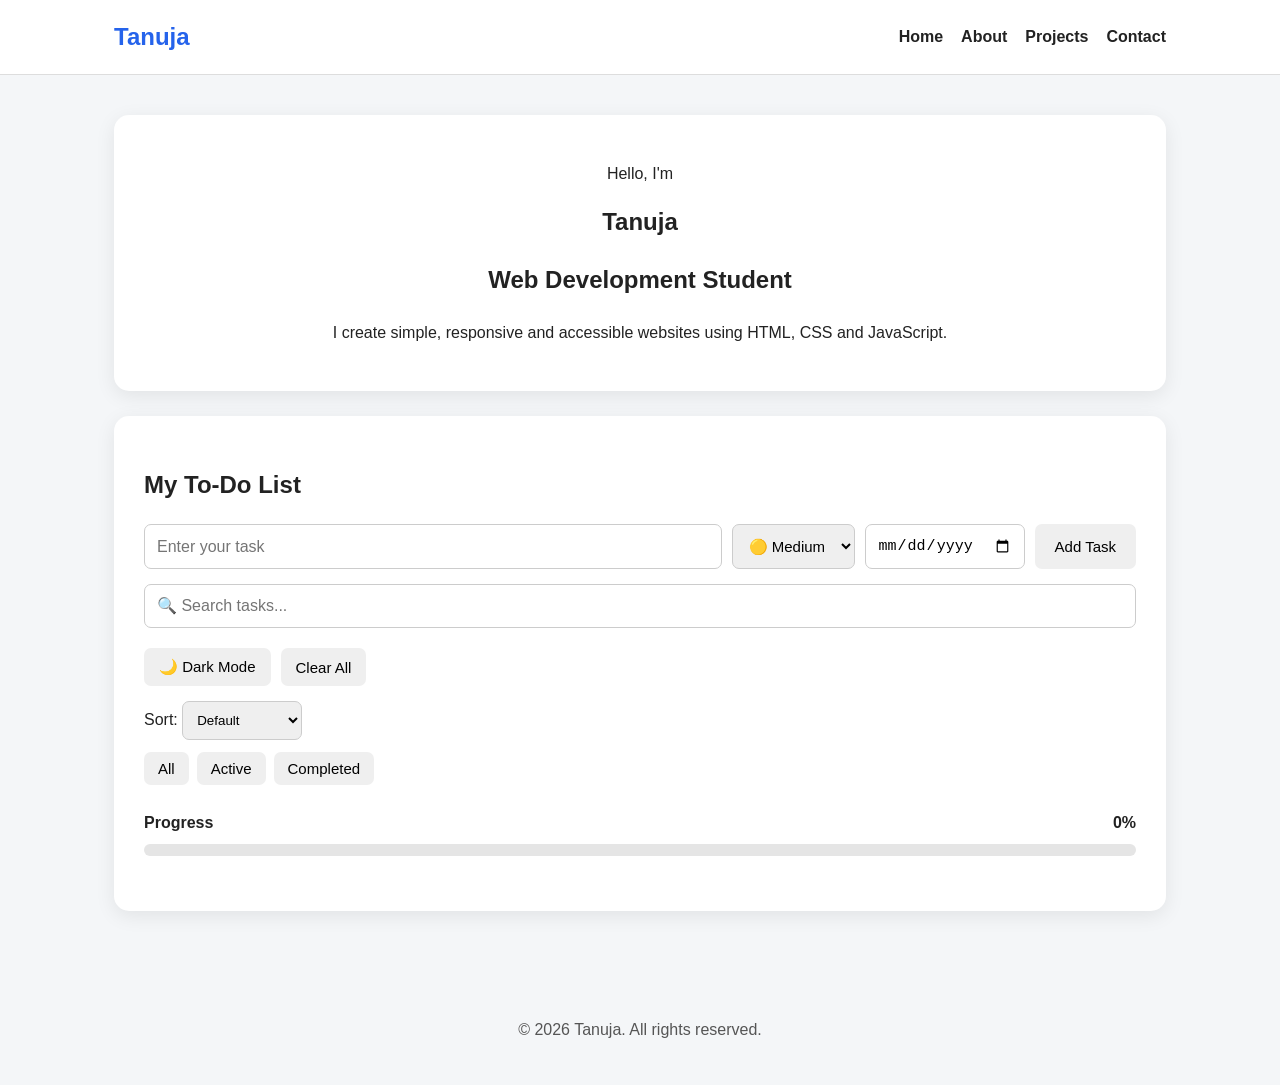
<file: index.html>
<!DOCTYPE html>
<html lang="en">

<head>
    <meta charset="UTF-8">

    <meta
        name="viewport"
        content="width=device-width, initial-scale=1.0"
    >

    <meta
        name="description"
        content="Tanuja's personal portfolio and accessible To-Do List project."
    >

    <meta
        name="keywords"
        content="portfolio, web development, HTML, CSS, JavaScript, To-Do List"
    >

    <meta
        name="author"
        content="Tanuja"
    >

    <title>Tanuja | Web Developer Portfolio</title>

    <link rel="stylesheet" href="style.css">
</head>

<body>

    <!-- Accessibility -->
    <a
        href="#main-content"
        class="skip-link"
    >
        Skip to main content
    </a>


    <!-- HEADER -->

    <header>

        <nav
            aria-label="Main navigation"
            class="navbar"
        >

            <h2 class="logo">
                Tanuja
            </h2>


            <ul class="nav-links">

                <li>
                    <a
                        href="index.html"
                        aria-current="page"
                    >
                        Home
                    </a>
                </li>

                <li>
                    <a href="about.html">
                        About
                    </a>
                </li>

                <li>
                    <a href="projects.html">
                        Projects
                    </a>
                </li>

                <li>
                    <a href="contact.html">
                        Contact
                    </a>
                </li>

            </ul>

        </nav>

    </header>


    <!-- MAIN -->

    <main id="main-content">


        <!-- HERO -->

        <section
            class="hero"
            aria-labelledby="hero-title"
        >

            <p>
                Hello, I'm
            </p>

            <h1 id="hero-title">
                Tanuja
            </h1>

            <h2>
                Web Development Student
            </h2>

            <p>
                I create simple, responsive and
                accessible websites using HTML,
                CSS and JavaScript.
            </p>

        </section>


        <!-- TODO PROJECT -->

        <section
            class="todo-section"
            aria-labelledby="todo-title"
        >

            <h2 id="todo-title">
                My To-Do List
            </h2>


            <!-- Add Task -->

            <div class="input-box">

                <label
                    for="taskInput"
                    class="sr-only"
                >
                    Enter task
                </label>

                <input
                    type="text"
                    id="taskInput"
                    placeholder="Enter your task"
                >


                <label
                    for="prioritySelect"
                    class="sr-only"
                >
                    Select priority
                </label>

                <select id="prioritySelect">

                    <option value="low">
                        🟢 Low
                    </option>

                    <option
                        value="medium"
                        selected
                    >
                        🟡 Medium
                    </option>

                    <option value="high">
                        🔴 High
                    </option>

                </select>


                <label
                    for="dueDate"
                    class="sr-only"
                >
                    Select due date
                </label>

                <input
                    type="date"
                    id="dueDate"
                >


                <button
                    id="addTaskBtn"
                    type="button"
                    aria-label="Add new task"
                >
                    Add Task
                </button>

            </div>


            <!-- Search -->

            <label
                for="searchInput"
                class="sr-only"
            >
                Search tasks
            </label>

            <input
                type="search"
                id="searchInput"
                placeholder="🔍 Search tasks..."
            >


            <!-- Buttons -->

            <div class="controls">

                <button
                    id="darkModeBtn"
                    type="button"
                >
                    🌙 Dark Mode
                </button>


                <button
                    id="clearAllBtn"
                    type="button"
                    aria-label="Delete all tasks"
                >
                    Clear All
                </button>

            </div>


            <!-- Sort -->

            <div class="sort-box">

                <label for="sortSelect">
                    Sort:
                </label>

                <select id="sortSelect">

                    <option value="default">
                        Default
                    </option>

                    <option value="priority">
                        🔥 Priority
                    </option>

                    <option value="date">
                        📅 Due Date
                    </option>

                </select>

            </div>


            <!-- Filters -->

            <div
                class="filters"
                aria-label="Task filters"
            >

                <button
                    type="button"
                    onclick="filterTasks('all')"
                >
                    All
                </button>

                <button
                    type="button"
                    onclick="filterTasks('active')"
                >
                    Active
                </button>

                <button
                    type="button"
                    onclick="filterTasks('completed')"
                >
                    Completed
                </button>

            </div>


            <!-- Progress -->

            <div
                class="progress-box"
                aria-label="Task completion progress"
            >

                <div class="progress-info">

                    <span>
                        Progress
                    </span>

                    <span id="progressText">
                        0%
                    </span>

                </div>


                <div
                    class="progress-bar"
                    role="progressbar"
                    aria-valuemin="0"
                    aria-valuemax="100"
                    aria-valuenow="0"
                >

                    <div id="progressFill"></div>

                </div>

            </div>


            <!-- Task List -->

            <ul
                id="taskList"
                aria-label="Task list"
            ></ul>

        </section>

    </main>


    <!-- FOOTER -->

    <footer>

        <p>
            &copy; 2026 Tanuja. All rights reserved.
        </p>

    </footer>


    <script src="script.js"></script>

</body>

</html>
</file>
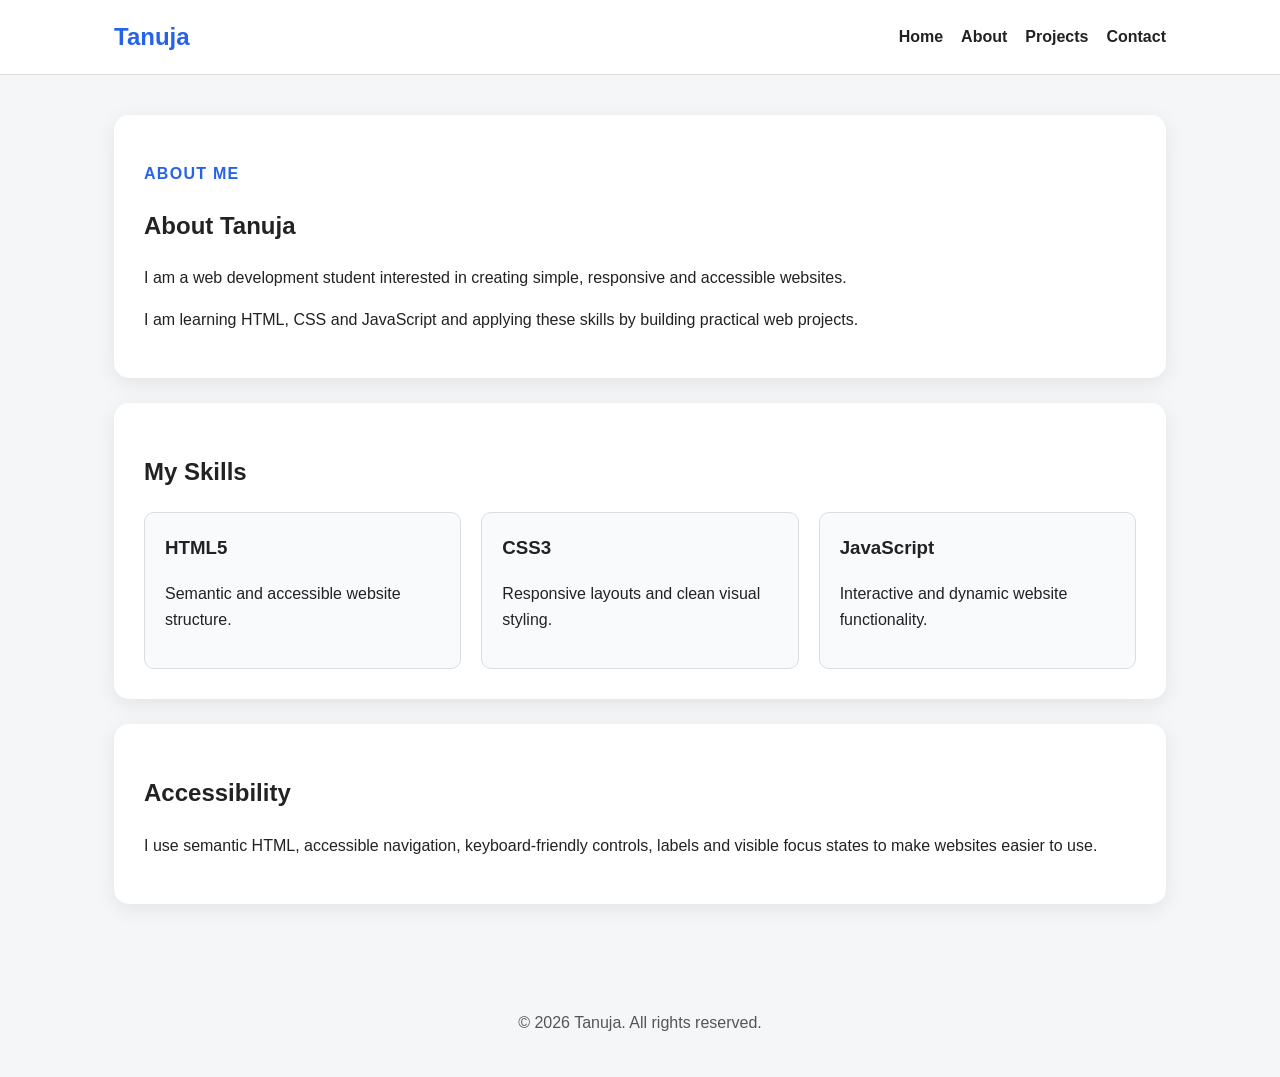
<file: about.html>
<!DOCTYPE html>
<html lang="en">

<head>

    <meta charset="UTF-8">

    <meta
        name="viewport"
        content="width=device-width, initial-scale=1.0"
    >

    <meta
        name="description"
        content="About Tanuja and her web development skills."
    >

    <meta
        name="keywords"
        content="Tanuja, web development, HTML, CSS, JavaScript"
    >

    <meta
        name="author"
        content="Tanuja"
    >

    <title>About | Tanuja Portfolio</title>

    <link rel="stylesheet" href="style.css">

</head>

<body>

    <!-- Skip Navigation -->

    <a
        href="#main-content"
        class="skip-link"
    >
        Skip to main content
    </a>


    <!-- HEADER -->

    <header>

        <nav
            class="navbar"
            aria-label="Main navigation"
        >

            <h2 class="logo">
                Tanuja
            </h2>


            <ul class="nav-links">

                <li>
                    <a href="index.html">
                        Home
                    </a>
                </li>

                <li>
                    <a
                        href="about.html"
                        aria-current="page"
                    >
                        About
                    </a>
                </li>

                <li>
                    <a href="projects.html">
                        Projects
                    </a>
                </li>

                <li>
                    <a href="contact.html">
                        Contact
                    </a>
                </li>

            </ul>

        </nav>

    </header>


    <!-- MAIN CONTENT -->

    <main id="main-content">

        <section
            class="page-section"
            aria-labelledby="about-title"
        >

            <p class="eyebrow">
                About Me
            </p>

            <h1 id="about-title">
                About Tanuja
            </h1>

            <p>
                I am a web development student interested in
                creating simple, responsive and accessible
                websites.
            </p>

            <p>
                I am learning HTML, CSS and JavaScript and
                applying these skills by building practical
                web projects.
            </p>

        </section>


        <!-- SKILLS -->

        <section
            class="page-section"
            aria-labelledby="skills-title"
        >

            <h2 id="skills-title">
                My Skills
            </h2>


            <div class="skills-grid">

                <article class="skill-card">

                    <h3>
                        HTML5
                    </h3>

                    <p>
                        Semantic and accessible website
                        structure.
                    </p>

                </article>


                <article class="skill-card">

                    <h3>
                        CSS3
                    </h3>

                    <p>
                        Responsive layouts and clean
                        visual styling.
                    </p>

                </article>


                <article class="skill-card">

                    <h3>
                        JavaScript
                    </h3>

                    <p>
                        Interactive and dynamic website
                        functionality.
                    </p>

                </article>

            </div>

        </section>


        <!-- ACCESSIBILITY -->

        <section
            class="page-section"
            aria-labelledby="accessibility-title"
        >

            <h2 id="accessibility-title">
                Accessibility
            </h2>

            <p>
                I use semantic HTML, accessible navigation,
                keyboard-friendly controls, labels and
                visible focus states to make websites easier
                to use.
            </p>

        </section>

    </main>


    <!-- FOOTER -->

    <footer>

        <p>
            &copy; 2026 Tanuja. All rights reserved.
        </p>

    </footer>


    <script src="script.js"></script>

</body>

</html>
</file>
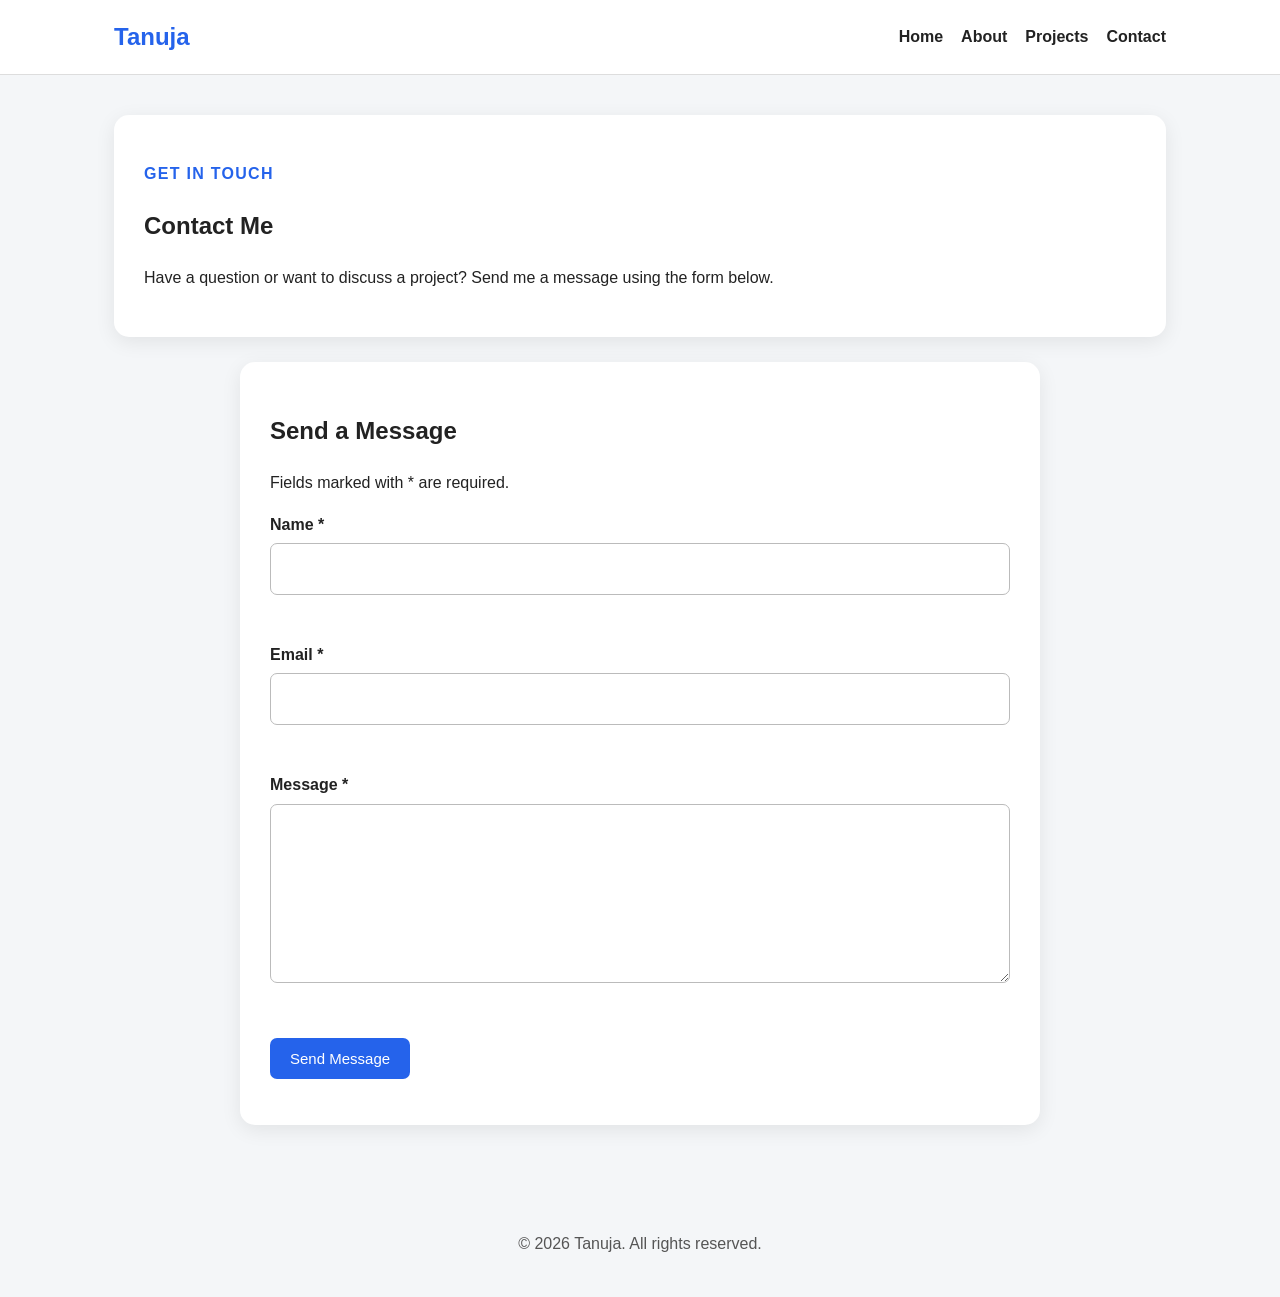
<file: contact.html>
<!DOCTYPE html>
<html lang="en">

<head>

    <meta charset="UTF-8">

    <meta
        name="viewport"
        content="width=device-width, initial-scale=1.0"
    >

    <meta
        name="description"
        content="Contact Tanuja through her accessible personal portfolio contact form."
    >

    <meta
        name="keywords"
        content="contact Tanuja, portfolio, web developer, contact form"
    >

    <meta
        name="author"
        content="Tanuja"
    >

    <title>Contact | Tanuja Portfolio</title>

    <link rel="stylesheet" href="style.css">

</head>

<body>

    <!-- Skip Navigation -->

    <a
        href="#main-content"
        class="skip-link"
    >
        Skip to main content
    </a>


    <!-- HEADER -->

    <header>

        <nav
            class="navbar"
            aria-label="Main navigation"
        >

            <h2 class="logo">
                Tanuja
            </h2>


            <ul class="nav-links">

                <li>
                    <a href="index.html">
                        Home
                    </a>
                </li>

                <li>
                    <a href="about.html">
                        About
                    </a>
                </li>

                <li>
                    <a href="projects.html">
                        Projects
                    </a>
                </li>

                <li>
                    <a
                        href="contact.html"
                        aria-current="page"
                    >
                        Contact
                    </a>
                </li>

            </ul>

        </nav>

    </header>


    <!-- MAIN -->

    <main id="main-content">

        <section
            class="page-section"
            aria-labelledby="contact-title"
        >

            <p class="eyebrow">
                Get In Touch
            </p>

            <h1 id="contact-title">
                Contact Me
            </h1>

            <p>
                Have a question or want to discuss a project?
                Send me a message using the form below.
            </p>

        </section>


        <!-- CONTACT FORM -->

        <section
            class="contact-section"
            aria-labelledby="form-title"
        >

            <h2 id="form-title">
                Send a Message
            </h2>

            <p id="form-help">
                Fields marked with
                <span aria-hidden="true">*</span>
                are required.
            </p>


            <form
                id="contactForm"
                novalidate
                aria-describedby="form-help"
            >


                <!-- NAME -->

                <div class="form-group">

                    <label for="name">
                        Name
                        <span aria-hidden="true">*</span>
                    </label>

                    <input
                        type="text"
                        id="name"
                        name="name"
                        autocomplete="name"
                        required
                        aria-required="true"
                        aria-describedby="name-error"
                    >

                    <p
                        id="name-error"
                        class="error-message"
                        aria-live="polite"
                    ></p>

                </div>


                <!-- EMAIL -->

                <div class="form-group">

                    <label for="email">
                        Email
                        <span aria-hidden="true">*</span>
                    </label>

                    <input
                        type="email"
                        id="email"
                        name="email"
                        autocomplete="email"
                        required
                        aria-required="true"
                        aria-describedby="email-error"
                    >

                    <p
                        id="email-error"
                        class="error-message"
                        aria-live="polite"
                    ></p>

                </div>


                <!-- MESSAGE -->

                <div class="form-group">

                    <label for="message">
                        Message
                        <span aria-hidden="true">*</span>
                    </label>

                    <textarea
                        id="message"
                        name="message"
                        rows="6"
                        required
                        aria-required="true"
                        aria-describedby="message-error"
                    ></textarea>

                    <p
                        id="message-error"
                        class="error-message"
                        aria-live="polite"
                    ></p>

                </div>


                <!-- SUBMIT -->

                <button
                    type="submit"
                    class="submit-btn"
                    aria-label="Send contact form"
                >
                    Send Message
                </button>


                <p
                    id="form-status"
                    role="status"
                    aria-live="polite"
                ></p>

            </form>

        </section>

    </main>


    <!-- FOOTER -->

    <footer>

        <p>
            &copy; 2026 Tanuja. All rights reserved.
        </p>

    </footer>


    <script src="script.js"></script>

</body>

</html>
</file>
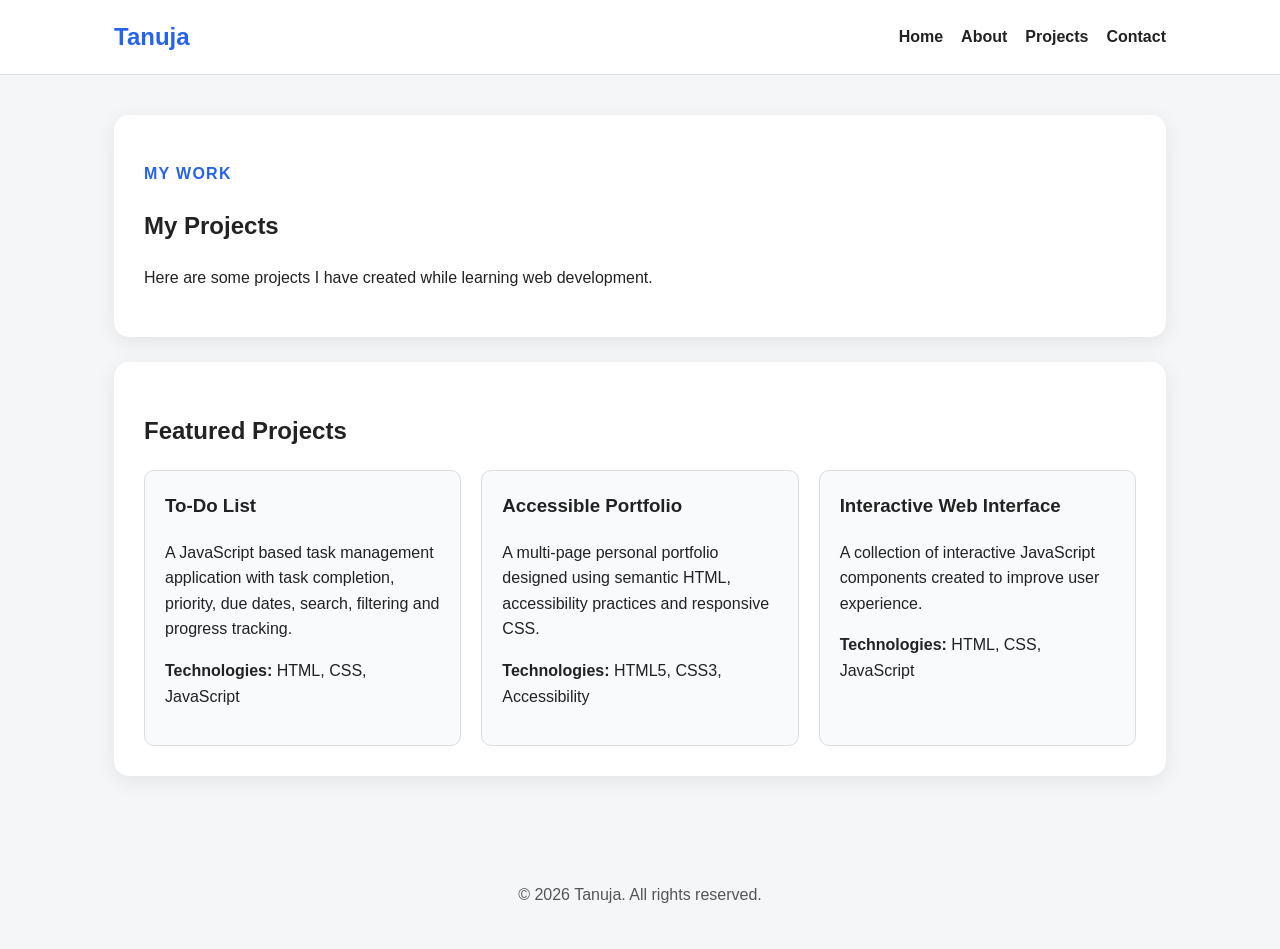
<file: projects.html>
<!DOCTYPE html>
<html lang="en">

<head>

    <meta charset="UTF-8">

    <meta
        name="viewport"
        content="width=device-width, initial-scale=1.0"
    >

    <meta
        name="description"
        content="View Tanuja's web development projects."
    >

    <meta
        name="keywords"
        content="Tanuja projects, web development, HTML, CSS, JavaScript, To-Do List"
    >

    <meta
        name="author"
        content="Tanuja"
    >

    <title>Projects | Tanuja Portfolio</title>

    <link rel="stylesheet" href="style.css">

</head>

<body>

    <!-- Skip Navigation -->

    <a
        href="#main-content"
        class="skip-link"
    >
        Skip to main content
    </a>


    <!-- HEADER -->

    <header>

        <nav
            class="navbar"
            aria-label="Main navigation"
        >

            <h2 class="logo">
                Tanuja
            </h2>


            <ul class="nav-links">

                <li>
                    <a href="index.html">
                        Home
                    </a>
                </li>

                <li>
                    <a href="about.html">
                        About
                    </a>
                </li>

                <li>
                    <a
                        href="projects.html"
                        aria-current="page"
                    >
                        Projects
                    </a>
                </li>

                <li>
                    <a href="contact.html">
                        Contact
                    </a>
                </li>

            </ul>

        </nav>

    </header>


    <!-- MAIN -->

    <main id="main-content">

        <section
            class="page-section"
            aria-labelledby="projects-title"
        >

            <p class="eyebrow">
                My Work
            </p>

            <h1 id="projects-title">
                My Projects
            </h1>

            <p>
                Here are some projects I have created while
                learning web development.
            </p>

        </section>


        <!-- PROJECTS -->

        <section
            class="page-section"
            aria-labelledby="project-list-title"
        >

            <h2 id="project-list-title">
                Featured Projects
            </h2>


            <div class="projects-grid">


                <!-- PROJECT 1 -->

                <article class="project-card">

                    <h3>
                        To-Do List
                    </h3>

                    <p>
                        A JavaScript based task management
                        application with task completion,
                        priority, due dates, search,
                        filtering and progress tracking.
                    </p>

                    <p>
                        <strong>Technologies:</strong>
                        HTML, CSS, JavaScript
                    </p>

                </article>


                <!-- PROJECT 2 -->

                <article class="project-card">

                    <h3>
                        Accessible Portfolio
                    </h3>

                    <p>
                        A multi-page personal portfolio
                        designed using semantic HTML,
                        accessibility practices and
                        responsive CSS.
                    </p>

                    <p>
                        <strong>Technologies:</strong>
                        HTML5, CSS3, Accessibility
                    </p>

                </article>


                <!-- PROJECT 3 -->

                <article class="project-card">

                    <h3>
                        Interactive Web Interface
                    </h3>

                    <p>
                        A collection of interactive
                        JavaScript components created to
                        improve user experience.
                    </p>

                    <p>
                        <strong>Technologies:</strong>
                        HTML, CSS, JavaScript
                    </p>

                </article>


            </div>

        </section>

    </main>


    <!-- FOOTER -->

    <footer>

        <p>
            &copy; 2026 Tanuja. All rights reserved.
        </p>

    </footer>


    <script src="script.js"></script>

</body>

</html>
</file>
<file: style.css>
* {
    box-sizing: border-box;
}

html {
    scroll-behavior: smooth;
}

body {
    font-family: Arial, sans-serif;
    background: #f4f6f8;
    color: #222;
    margin: 0;
    padding: 0;
    line-height: 1.6;
}

/* =========================
   NAVIGATION
========================= */

header {
    background: #ffffff;
    border-bottom: 1px solid #ddd;
}

.navbar {
    max-width: 1100px;
    margin: auto;
    padding: 18px 24px;
    display: flex;
    justify-content: space-between;
    align-items: center;
    gap: 20px;
}

.logo {
    margin: 0;
    color: #2563eb;
}

.nav-links {
    display: flex;
    flex-wrap: wrap;
    gap: 18px;
    list-style: none;
    margin: 0;
    padding: 0;
}

.nav-links a {
    color: #222;
    text-decoration: none;
    font-weight: bold;
}

.nav-links a:hover {
    text-decoration: underline;
}

/* =========================
   ACCESSIBILITY
========================= */

.skip-link {
    position: absolute;
    left: -9999px;
    top: auto;
}

.skip-link:focus {
    left: 10px;
    top: 10px;
    z-index: 1000;
    background: #ffffff;
    color: #000000;
    padding: 10px 14px;
    border: 2px solid #000000;
    border-radius: 6px;
}

a:focus-visible,
button:focus-visible,
input:focus-visible,
textarea:focus-visible,
select:focus-visible {
    outline: 3px solid #2563eb;
    outline-offset: 2px;
}

.sr-only {
    position: absolute;
    width: 1px;
    height: 1px;
    padding: 0;
    margin: -1px;
    overflow: hidden;
    clip: rect(0, 0, 0, 0);
    white-space: nowrap;
    border: 0;
}

/* =========================
   MAIN CONTENT
========================= */

main {
    max-width: 1100px;
    margin: auto;
    padding: 40px 24px;
}

.hero,
.page-section,
.todo-section,
.contact-section {
    background: #ffffff;
    border-radius: 15px;
    padding: 30px;
    margin-bottom: 25px;
    box-shadow: 0 5px 20px rgba(0, 0, 0, 0.08);
}

.hero {
    text-align: center;
}

.hero h1 {
    margin-top: 0;
}

.eyebrow {
    color: #2563eb;
    font-weight: bold;
    text-transform: uppercase;
    letter-spacing: 0.08em;
}

/* =========================
   ABOUT / SKILLS
========================= */

.skills-grid {
    display: grid;
    grid-template-columns: repeat(3, 1fr);
    gap: 20px;
}

.skill-card {
    background: #f8fafc;
    border: 1px solid #ddd;
    border-radius: 10px;
    padding: 20px;
}

.skill-card h3 {
    margin-top: 0;
}

/* =========================
   PROJECTS
========================= */

.projects-grid {
    display: grid;
    grid-template-columns: repeat(3, 1fr);
    gap: 20px;
}

.project-card {
    background: #f8fafc;
    border: 1px solid #ddd;
    border-radius: 10px;
    padding: 20px;
}

.project-card h3 {
    margin-top: 0;
}

/* =========================
   TODO APP
========================= */

.input-box {
    display: flex;
    gap: 10px;
    flex-wrap: wrap;
}

#taskInput {
    flex: 1 1 220px;
    padding: 12px;
    font-size: 16px;
    border: 1px solid #ccc;
    border-radius: 7px;
}

#prioritySelect,
#dueDate {
    padding: 12px;
    font-size: 15px;
    border: 1px solid #ccc;
    border-radius: 7px;
}

#searchInput {
    width: 100%;
    box-sizing: border-box;
    padding: 12px;
    margin-top: 15px;
    font-size: 16px;
    border: 1px solid #ccc;
    border-radius: 7px;
}

button {
    padding: 10px 15px;
    border: none;
    border-radius: 7px;
    cursor: pointer;
    font-size: 15px;
}

button:hover {
    opacity: 0.8;
}

#addTaskBtn {
    padding: 12px 20px;
}

#darkModeBtn,
#clearAllBtn {
    margin-top: 10px;
}

.controls {
    display: flex;
    gap: 10px;
    flex-wrap: wrap;
    margin-top: 10px;
}

.sort-box {
    margin-top: 15px;
}

#sortSelect {
    padding: 10px;
    border: 1px solid #ccc;
    border-radius: 7px;
}

.filters {
    display: flex;
    gap: 8px;
    margin-top: 12px;
    flex-wrap: wrap;
}

.filters button {
    padding: 8px 14px;
}

.progress-box {
    margin-top: 25px;
}

.progress-info {
    display: flex;
    justify-content: space-between;
    margin-bottom: 8px;
    font-weight: bold;
}

.progress-bar {
    width: 100%;
    height: 12px;
    background: #e5e5e5;
    border-radius: 10px;
    overflow: hidden;
}

#progressFill {
    width: 0%;
    height: 100%;
    background: #4caf50;
    border-radius: 10px;
    transition: width 0.3s ease;
}

#taskList {
    list-style: none;
    padding: 0;
    margin-top: 25px;
}

#taskList li {
    display: flex;
    align-items: center;
    gap: 10px;
    padding: 14px;
    margin-bottom: 10px;
    border: 1px solid #ddd;
    border-radius: 8px;
    background: #fafafa;
}

#taskList li span:first-child {
    flex: 1;
}

.priority {
    font-size: 13px;
    font-weight: bold;
    padding: 5px 8px;
    border-radius: 5px;
}

.high {
    background: #ffdddd;
}

.medium {
    background: #fff1bf;
}

.low {
    background: #dff5df;
}

.due-date {
    font-size: 14px;
    color: #555;
    white-space: nowrap;
}

#taskCounter {
    font-size: 16px;
    margin-top: 20px;
}

/* =========================
   CONTACT FORM
========================= */

.contact-section {
    max-width: 800px;
    margin-left: auto;
    margin-right: auto;
}

.form-group {
    margin-bottom: 18px;
}

.form-group label {
    display: block;
    font-weight: bold;
    margin-bottom: 6px;
}

.form-group input,
.form-group textarea {
    width: 100%;
    padding: 12px;
    border: 1px solid #bbb;
    border-radius: 7px;
    font: inherit;
    background: #ffffff;
    color: #222;
}

.form-group textarea {
    resize: vertical;
}

.error-message {
    color: #b91c1c;
    min-height: 24px;
    margin: 5px 0 0;
}

input[aria-invalid="true"],
textarea[aria-invalid="true"] {
    border: 2px solid #b91c1c;
}

.submit-btn {
    background: #2563eb;
    color: #ffffff;
    padding: 12px 20px;
}

#form-status {
    margin-top: 15px;
    font-weight: bold;
}

/* =========================
   FOOTER
========================= */

footer {
    text-align: center;
    padding: 25px;
    color: #555;
}

/* =========================
   DARK MODE
========================= */

body.dark-mode {
    background: #1e1e1e;
    color: #ffffff;
}

body.dark-mode header {
    background: #2b2b2b;
    border-color: #555;
}

body.dark-mode .nav-links a {
    color: #ffffff;
}

body.dark-mode .hero,
body.dark-mode .page-section,
body.dark-mode .todo-section,
body.dark-mode .contact-section {
    background: #2b2b2b;
    color: #ffffff;
}

body.dark-mode .skill-card,
body.dark-mode .project-card {
    background: #333333;
    border-color: #555555;
}

body.dark-mode #taskInput,
body.dark-mode #prioritySelect,
body.dark-mode #dueDate,
body.dark-mode #searchInput,
body.dark-mode #sortSelect,
body.dark-mode .form-group input,
body.dark-mode .form-group textarea {
    background: #333333;
    color: #ffffff;
    border-color: #555555;
}

body.dark-mode #taskInput::placeholder,
body.dark-mode #searchInput::placeholder {
    color: #bbbbbb;
}

body.dark-mode #taskList li {
    background: #333333;
    border-color: #555555;
}

body.dark-mode button {
    background: #444444;
    color: #ffffff;
}

body.dark-mode .high {
    background: #6b3030;
}

body.dark-mode .medium {
    background: #665b27;
}

body.dark-mode .low {
    background: #315d31;
}

body.dark-mode .due-date {
    color: #dddddd;
}

body.dark-mode .progress-bar {
    background: #444444;
}

body.dark-mode #progressFill {
    background: #66bb6a;
}

body.dark-mode footer {
    color: #dddddd;
}

/* =========================
   RESPONSIVE DESIGN
========================= */

@media (max-width: 700px) {

    .navbar {
        flex-direction: column;
        align-items: flex-start;
    }

    .nav-links {
        flex-direction: column;
        gap: 8px;
    }

    main {
        padding: 25px 15px;
    }

    .hero,
    .page-section,
    .todo-section,
    .contact-section {
        padding: 20px;
    }

    .skills-grid,
    .projects-grid {
        grid-template-columns: 1fr;
    }

    .input-box {
        flex-direction: column;
    }

    #taskInput,
    #prioritySelect,
    #dueDate,
    #addTaskBtn {
        width: 100%;
    }

    #taskList li {
        align-items: flex-start;
        flex-wrap: wrap;
    }

    .due-date {
        white-space: normal;
    }
}
</file>
